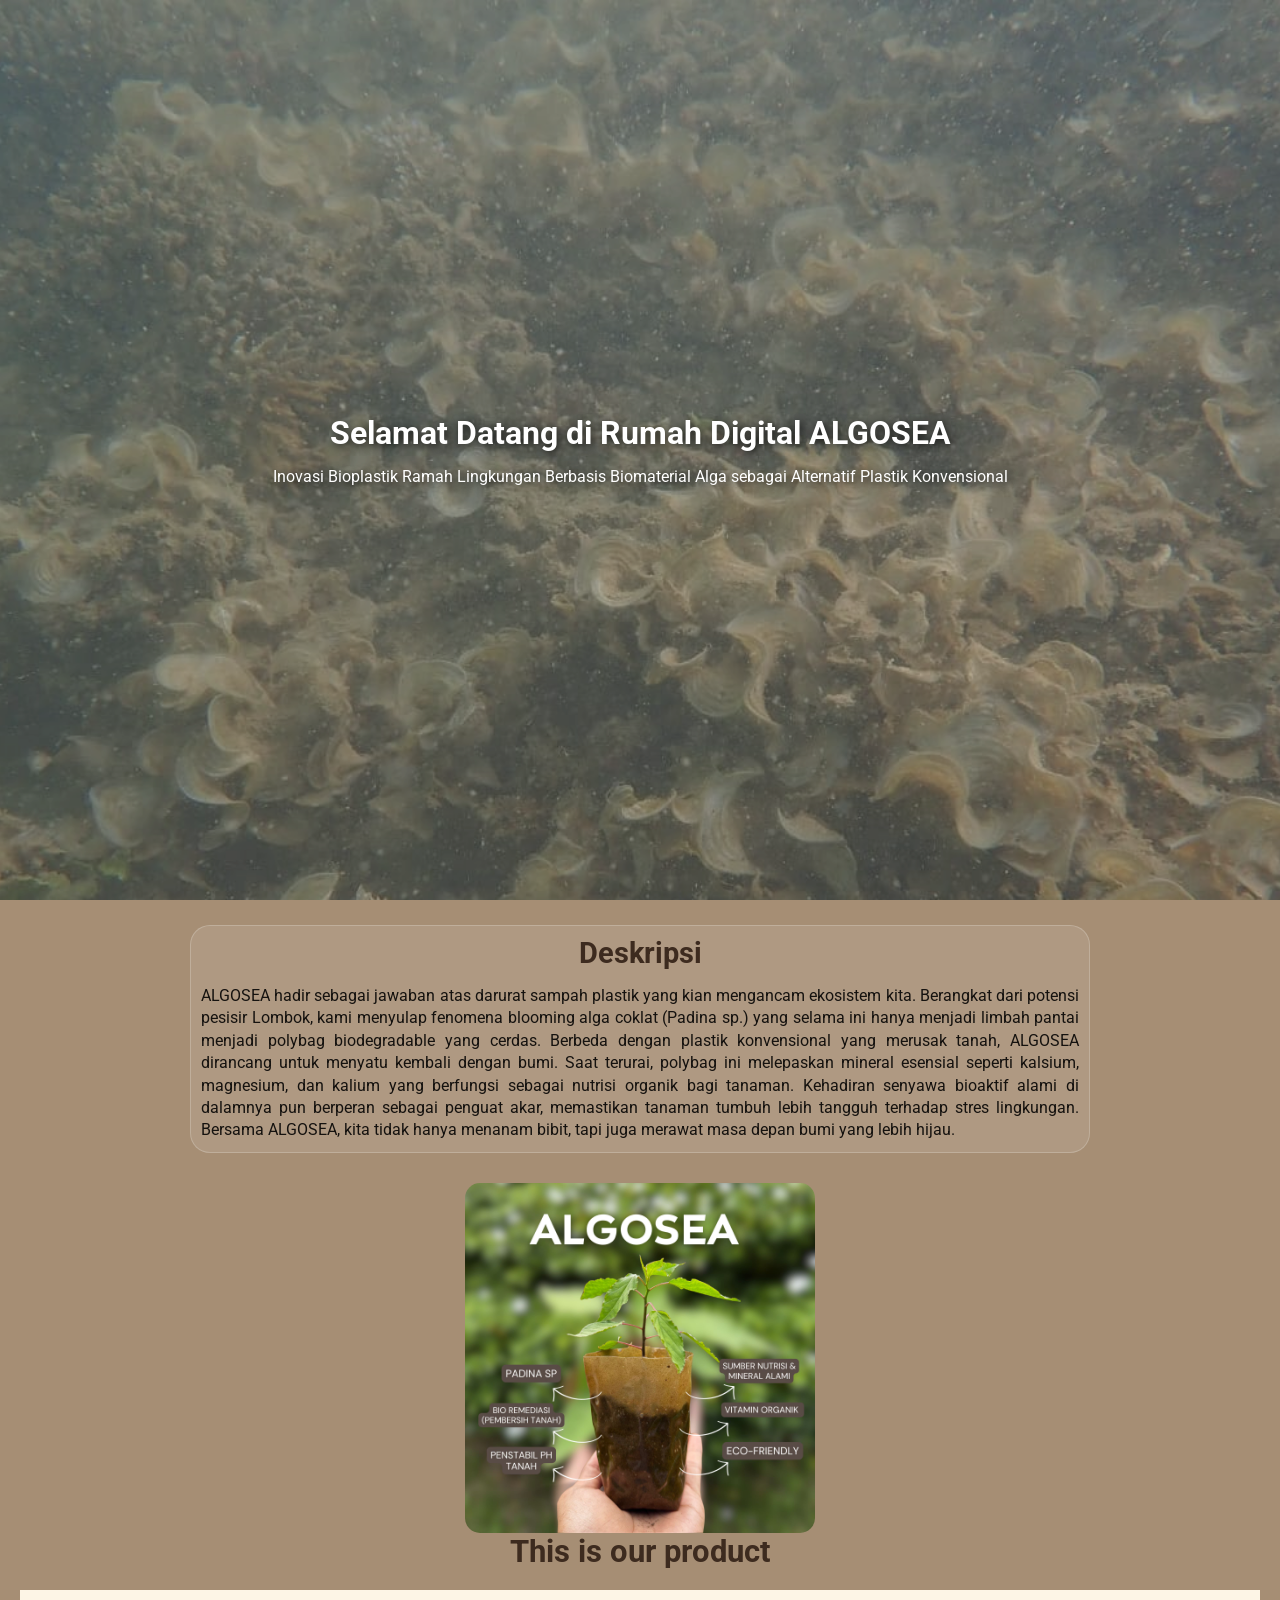
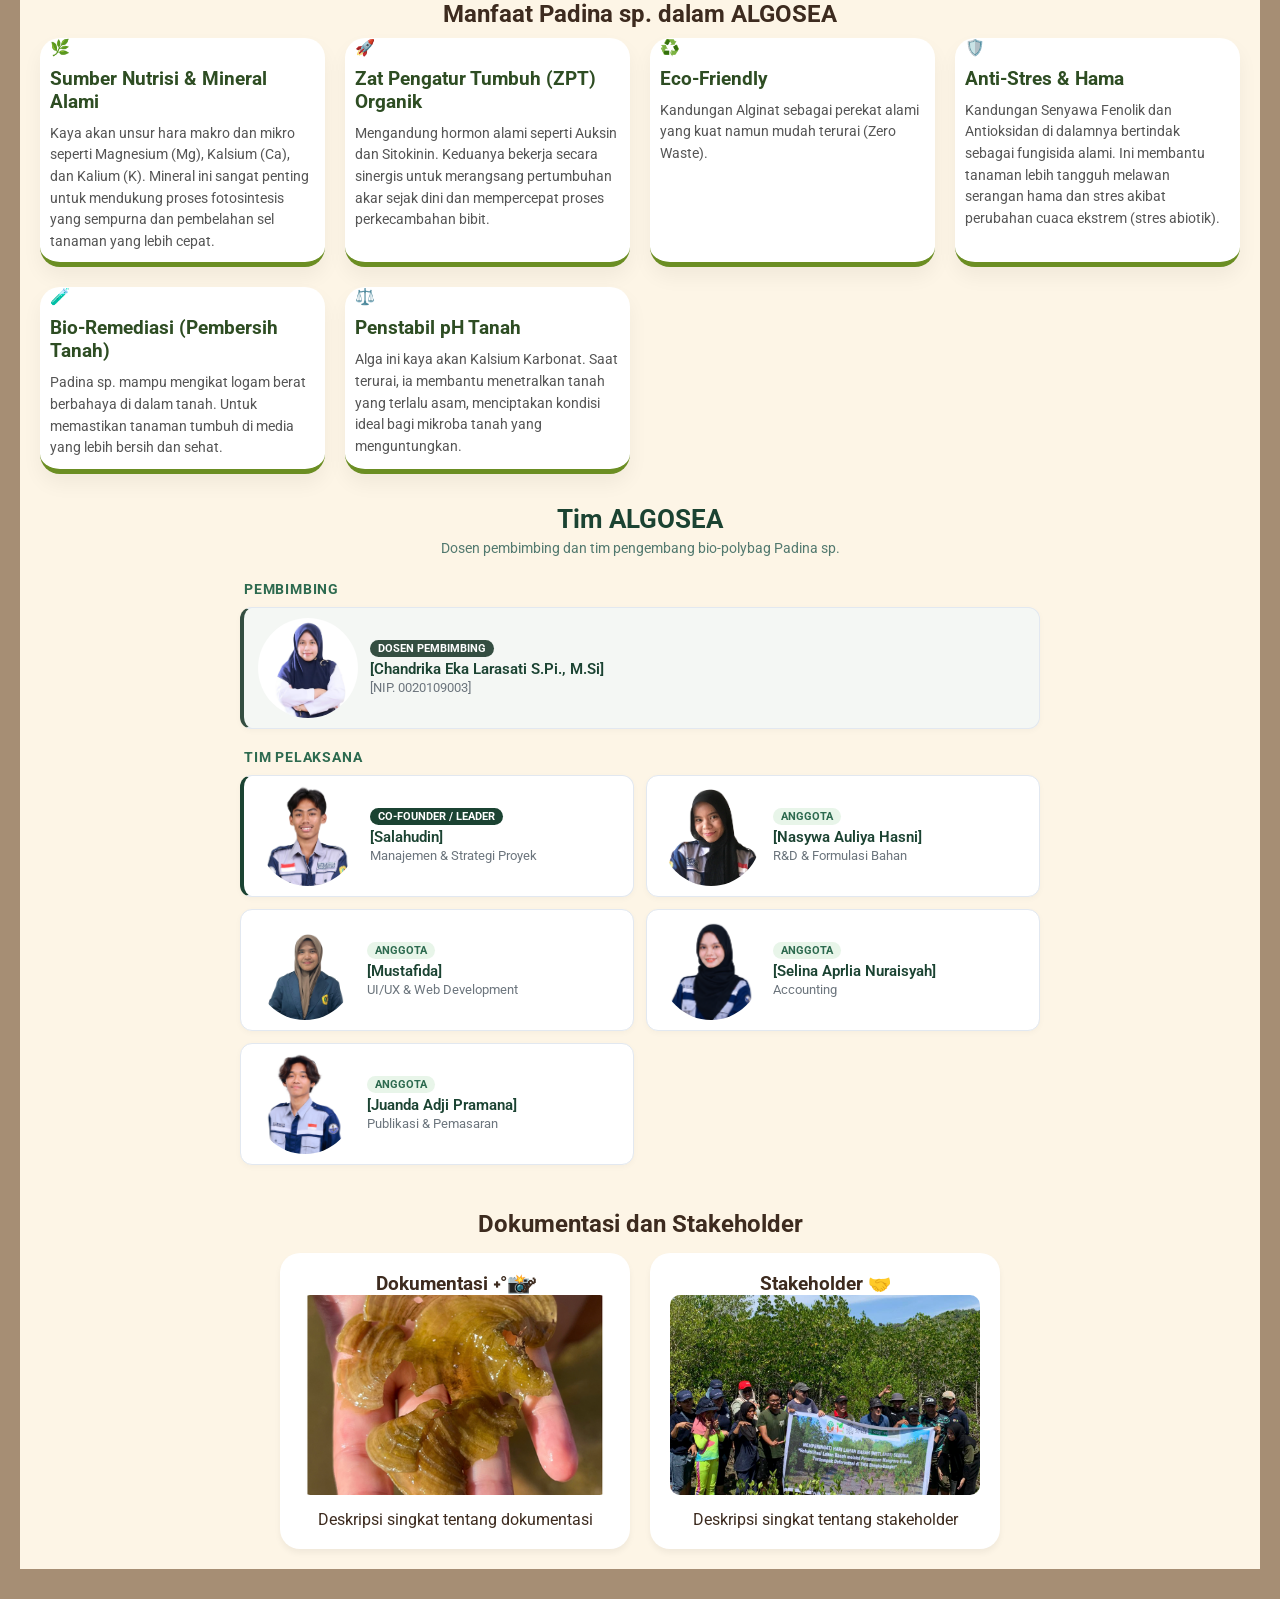
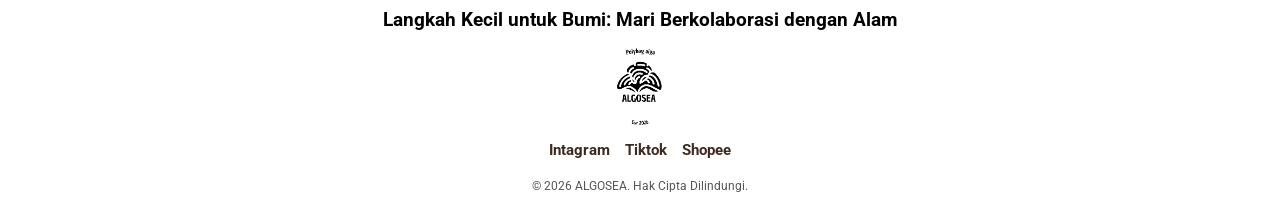
<file: index.html>
<html>
    <title>Rumah Digital ALGOSEA</title>
    <meta charset="UTF-8"> <meta name="viewport" content="width=device-width, initial-scale=1.0">
    <link href="https://fonts.googleapis.com/css2?family=Roboto:wght@300;400;500;700&display=swap" rel="stylesheet">
    <link rel="stylesheet" href="style.css">
    <head>
    </head>
<body>
    <!-- NAVIGATION BAR -->
        <div class="gambar-1">
            <img src="gambar.1.png" class="Gambar-1">
            </div>
        <div class="text">
        <h1>Selamat Datang di Rumah Digital ALGOSEA</h1>
        <p1>Inovasi Bioplastik Ramah Lingkungan Berbasis Biomaterial Alga sebagai Alternatif Plastik Konvensional</p1>
        </div>
    <!-- NAVIGASI 1 SELESAI -->
    <div class="dasbor">
        <div class="frame">
            <h2>Deskripsi</h2>
                <p>
            ALGOSEA hadir sebagai jawaban atas darurat sampah plastik yang kian mengancam ekosistem kita. Berangkat dari potensi pesisir Lombok, kami menyulap fenomena blooming alga coklat (Padina sp.) yang selama ini hanya menjadi limbah pantai menjadi polybag biodegradable yang cerdas.
            Berbeda dengan plastik konvensional yang merusak tanah, ALGOSEA dirancang untuk menyatu kembali dengan bumi. Saat terurai, polybag ini melepaskan mineral esensial seperti kalsium, magnesium, dan kalium yang berfungsi sebagai nutrisi organik bagi tanaman. Kehadiran senyawa bioaktif alami di dalamnya pun berperan sebagai penguat akar, memastikan tanaman tumbuh lebih tangguh terhadap stres lingkungan. Bersama ALGOSEA, kita tidak hanya menanam bibit, tapi juga merawat masa depan bumi yang lebih hijau.
                </p>
        </div>     
    </div>
    <div class="pembuatan">
            <img src="gambar.2.png" class="gambar-2">
        <div class="buat">
            <h2>This is our product</h2>
        </div>
        <section class="manfaat-section">
            <h2 class="title-manfaat">Manfaat Padina sp. dalam ALGOSEA</h2>
            <div class="grid-manfaat">
                <div class="card">
                    <div class="icon">🌿</div>
                    <h3>Sumber Nutrisi & Mineral Alami</h3>
                    <p>Kaya akan unsur hara makro dan mikro seperti Magnesium (Mg), Kalsium (Ca), dan Kalium (K). Mineral ini sangat penting untuk mendukung proses fotosintesis yang sempurna dan pembelahan sel tanaman yang lebih cepat.</p>
                </div>

                <div class="card">
                    <div class="icon">🚀</div>
                    <h3>Zat Pengatur Tumbuh (ZPT) Organik</h3>
                    <p>Mengandung hormon alami seperti Auksin dan Sitokinin. Keduanya bekerja secara sinergis untuk merangsang pertumbuhan akar sejak dini dan mempercepat proses perkecambahan bibit.</p>
                </div>

                <div class="card">
                    <div class="icon">♻️</div>
                    <h3>Eco-Friendly</h3>
                    <p>Kandungan Alginat sebagai perekat alami yang kuat namun mudah terurai (Zero Waste).</p>
                </div>

                <div class="card">
                    <div class="icon">🛡️</div>
                    <h3>Anti-Stres & Hama</h3>
                    <p>Kandungan Senyawa Fenolik dan Antioksidan di dalamnya bertindak sebagai fungisida alami. Ini membantu tanaman lebih tangguh melawan serangan hama dan stres akibat perubahan cuaca ekstrem (stres abiotik).</p>
                </div>

                <div class="card">
                    <div class="icon">🧪</div>
                    <h3>Bio-Remediasi (Pembersih Tanah)</h3>
                    <p>Padina sp. mampu mengikat logam berat berbahaya di dalam tanah. Untuk memastikan tanaman tumbuh di media yang lebih bersih dan sehat.</p>
                </div>

                <div class="card">
                    <div class="icon">⚖️</div>
                    <h3>Penstabil pH Tanah</h3>
                    <p>Alga ini kaya akan Kalsium Karbonat. Saat terurai, ia membantu menetralkan tanah yang terlalu asam, menciptakan kondisi ideal bagi mikroba tanah yang menguntungkan.</p>
                </div>
        </section>

        <!-- ================= TEAM SECTION (COMPACT) ================= -->
        <section id="team" class="team-section">
        <div class="container">
            <div class="section-title">
            <h2>Tim ALGOSEA</h2>
            <p>Dosen pembimbing dan tim pengembang bio-polybag Padina sp.</p>
            </div>

            <div class="team-group">
            <h3 class="group-label">Pembimbing</h3>
            <div class="compact-card advisor-card">
                <img src="src/buchan.png" alt="Dosen Pembimbing" class="compact-avatar">
                <div class="compact-info">
                <span class="compact-badge advisor-bg">Dosen Pembimbing</span>
                <h4>[Chandrika Eka Larasati S.Pi., M.Si]</h4>
                <p>[NIP. 0020109003]</p>
                </div>
            </div>
            </div>

            <div class="team-group">
            <h3 class="group-label">Tim Pelaksana</h3>
            <div class="team-grid">

                <div class="compact-card lead-card">
                <img src="src/sala.png" alt="Co-Founder" class="compact-avatar">
                <div class="compact-info">
                    <span class="compact-badge lead-bg">Co-Founder / Leader</span>
                    <h4>[Salahudin]</h4>
                    <p>Manajemen &amp; Strategi Proyek</p>
                </div>
                </div>

                <div class="compact-card">
                <img src="src/nasywa.png" alt="Anggota 1" class="compact-avatar">
                <div class="compact-info">
                    <span class="compact-badge">Anggota</span>
                    <h4>[Nasywa Auliya Hasni]</h4>
                    <p>R&amp;D &amp; Formulasi Bahan</p>
                </div>
                </div>

                <div class="compact-card">
                <img src="src/firda.png" alt="Anggota 2" class="compact-avatar">
                <div class="compact-info">
                    <span class="compact-badge">Anggota</span>
                    <h4>[Mustafida]</h4>
                    <p>UI/UX &amp; Web Development</p>
                </div>
                </div>

                <div class="compact-card">
                <img src="src/seli.png" alt="Anggota 3" class="compact-avatar">
                <div class="compact-info">
                    <span class="compact-badge">Anggota</span>
                    <h4>[Selina Aprlia Nuraisyah]</h4>
                    <p>Accounting</p>
                </div>
                </div>

                <div class="compact-card">
                <img src="src/juan.png" alt="Anggota 4" class="compact-avatar">
                <div class="compact-info">
                    <span class="compact-badge">Anggota</span>
                    <h4>[Juanda Adji Pramana]</h4>
                    <p>Publikasi &amp; Pemasaran</p>
                </div>
                </div>

            </div>
            </div>

        </div>
        </section>
                <section class="manfaat-section">
                    <div class="dokumentasi">
                        <h2 style="padding-top: 15px; padding-bottom: 15px;">Dokumentasi dan Stakeholder</h2>
                        <div style="display: flex; justify-content: center; gap: 20px; flex-wrap: wrap; width: 100%;">
                        <div class="card_satu">
                            <h3>Dokumentasi ˖°📸 ༘</h3>
                            <a href="dokumentasi.html">
                                <img src="src/alga.png  " alt="Dokumentasi" style="width: 100%; height: 200px; object-fit: cover; border-radius: 10px; margin-bottom: 15px; cursor: pointer;">
                            </a>
                            <p>Deskripsi singkat tentang dokumentasi</p>
                        </div>
                        <div class="card_satu">
                            <h3>Stakeholder 🤝</h3>
                            <a href="Stakeholder.html">
                                <img src="src/stackholer.jpeg" alt="Stakeholder" style="width: 100%; height: 200px; object-fit: cover; border-radius: 10px; margin-bottom: 15px; cursor: pointer;">
                            </a>
                            <p>Deskripsi singkat tentang stakeholder</p>
                        </div>
                    </div>
                </section>
            </div>
        <footer class="footer">
            <div class="pembuatan-1">
                <h3>Langkah Kecil untuk Bumi: Mari Berkolaborasi dengan Alam</h3>
                    <img src="logo-algosea.png" class="icon-logo">
                <div class="link">
                    <a href="https://www.instagram.com/algosea_unram?vrfl=MWxuamIxb2FzdG5mZg==">Intagram</a>
                    <a href="https://www.tiktok.com/@algosea.unram?_r=1&_t=ZS-9AehF1xra1V">Tiktok</a>
                    <a href="https://www.shopee.co.id/algosea">Shopee</a>
                </div>
            </div>
            <div class="copiright">
                <p>&copy; 2026 ALGOSEA. Hak Cipta Dilindungi.</p>
            </div>
        </footer>   
    </body>
</html>
</file>
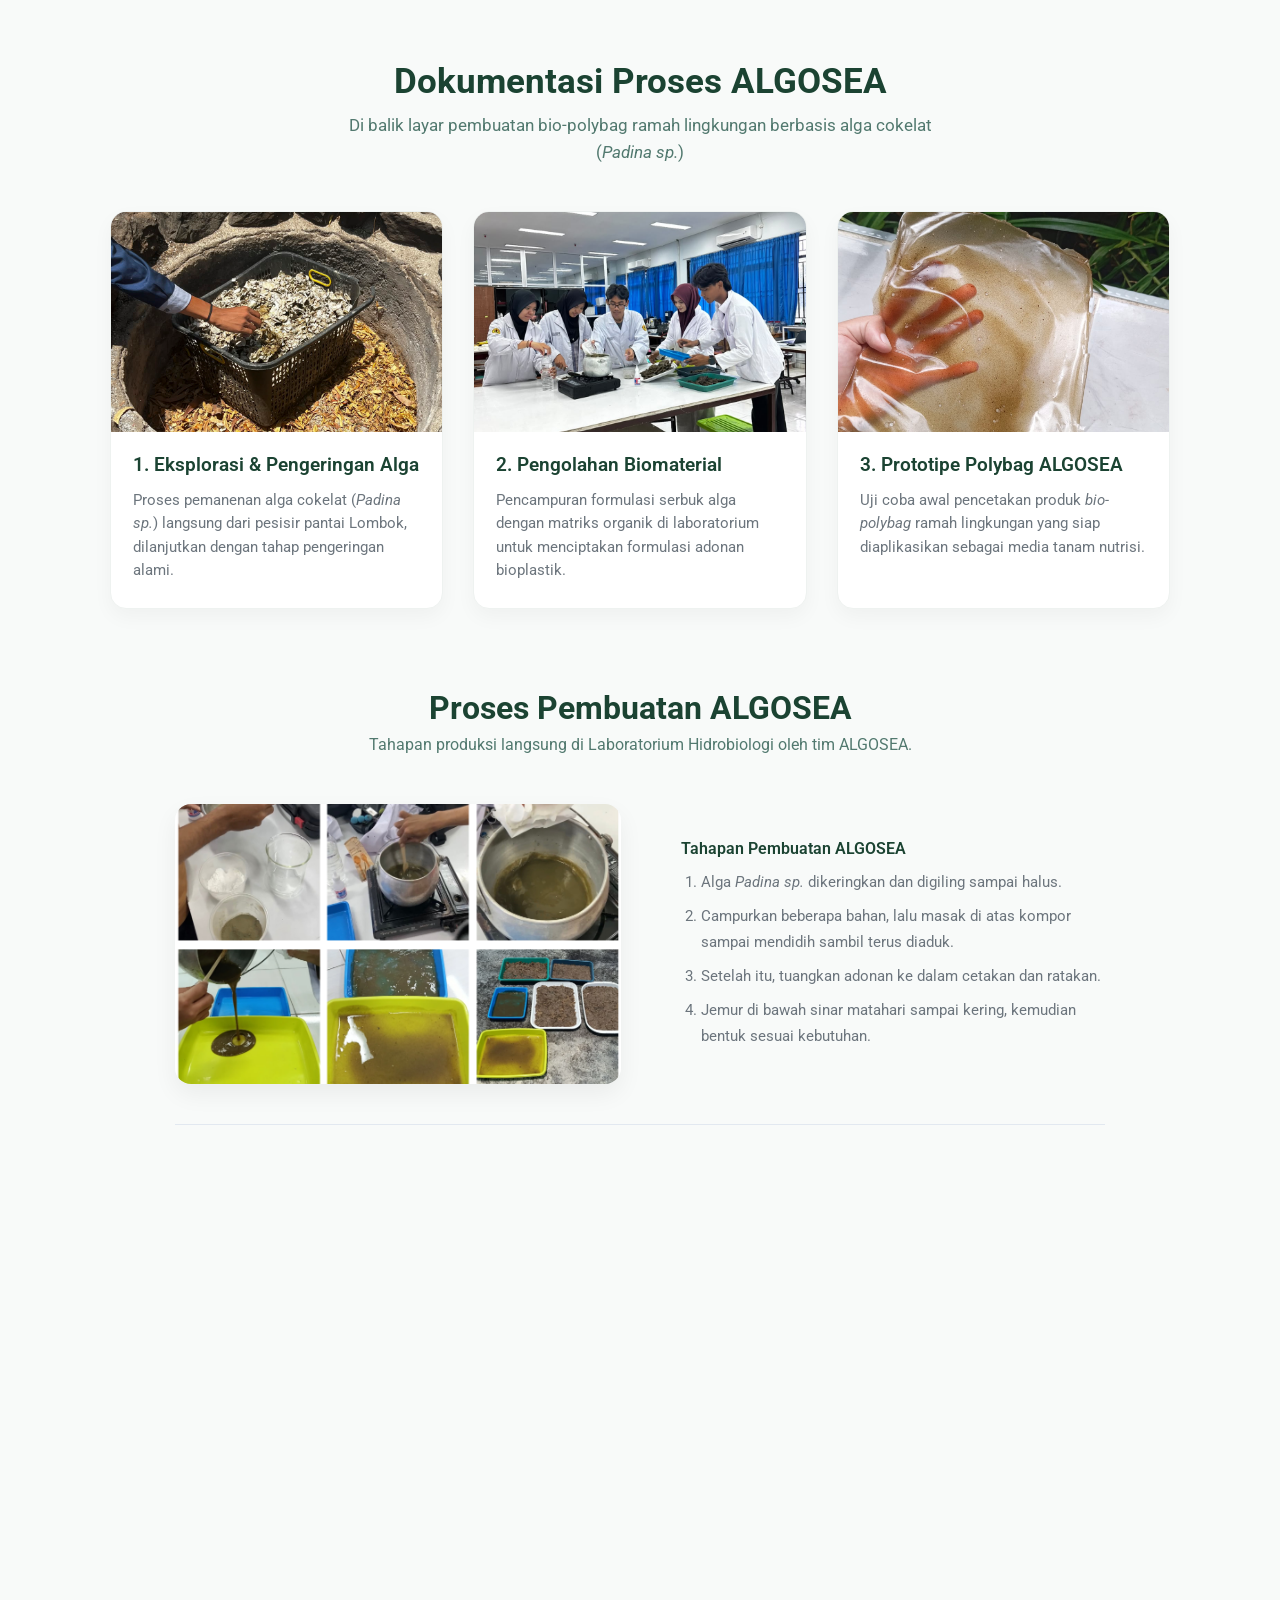
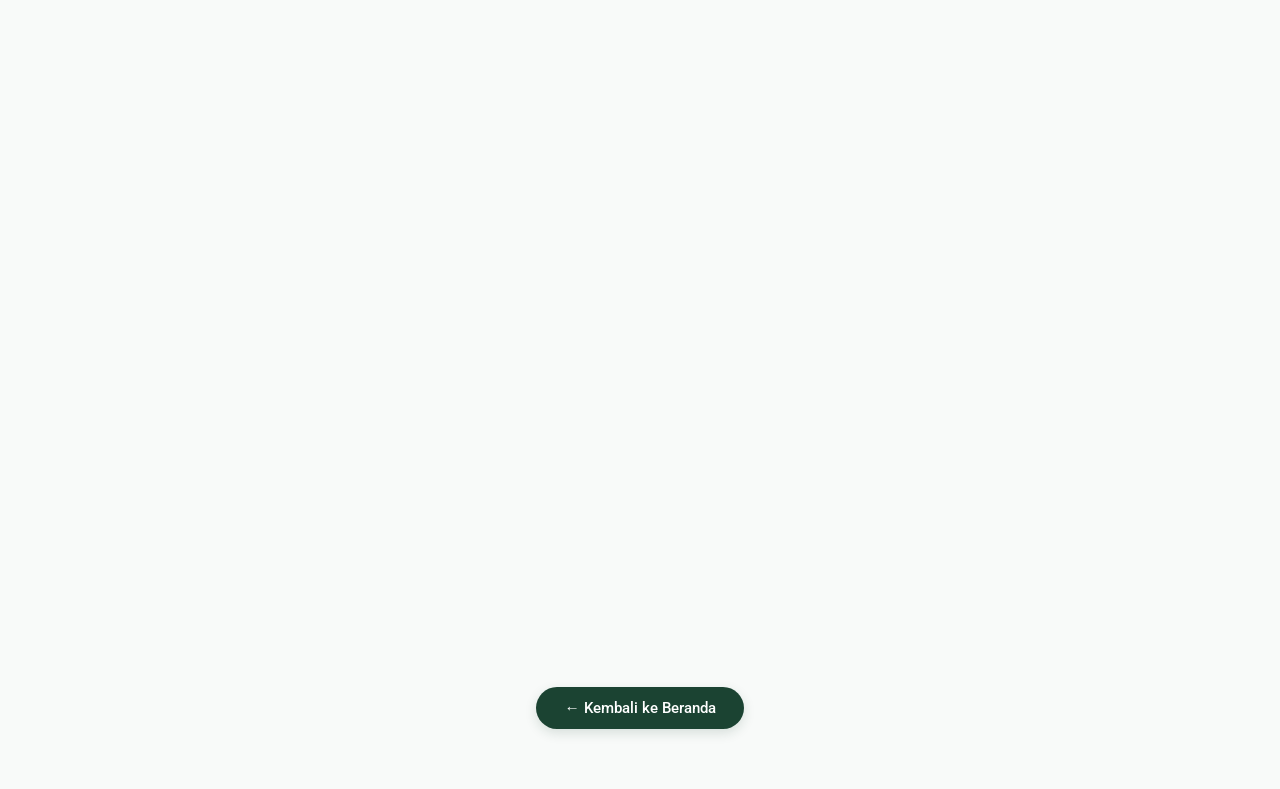
<file: dokumentasi.html>
<!DOCTYPE html>
<html lang="id">
<head>
    <meta charset="UTF-8">
    <meta name="viewport" content="width=device-width, initial-scale=1.0">
    <title>Dokumentasi ALGOSEA</title>
    <link href="https://fonts.googleapis.com/css2?family=Roboto:wght@300;400;500;700&display=swap" rel="stylesheet">
    <link rel="stylesheet" href="style.css">
    <style>
        body {
            font-family: 'Roboto', sans-serif;
            background-color: #f8faf9;
            color: #2b2b2b;
            margin: 0;
            padding: 0;
        }

        .doc-section {
            padding: 60px 20px;
            max-width: 1100px;
            margin: 0 auto;
        }

        .doc-header {
            text-align: center;
            margin-bottom: 45px;
        }

        .doc-header h1 {
            font-size: 2.2rem;
            color: #1b4332;
            margin-bottom: 10px;
            font-weight: 700;
        }

        .doc-header p {
            color: #52796f;
            font-size: 1.05rem;
            max-width: 600px;
            margin: 0 auto;
            line-height: 1.6;
        }

        .doc-grid {
            display: grid;
            grid-template-columns: repeat(auto-fit, minmax(280px, 1fr));
            gap: 30px;
        }

        .doc-card {
            background: #ffffff;
            border-radius: 16px;
            overflow: hidden;
            box-shadow: 0 8px 20px rgba(0, 0, 0, 0.04);
            transition: transform 0.3s ease, box-shadow 0.3s ease;
            display: flex;
            flex-direction: column;
            border: 1px solid #eef2f0;
        }

        .doc-card:hover {
            transform: translateY(-6px);
            box-shadow: 0 14px 28px rgba(27, 67, 50, 0.12);
        }

        .doc-img-wrapper {
            position: relative;
            width: 100%;
            height: 220px;
            overflow: hidden;
            background-color: #e8f5e9;
        }

        .doc-img-wrapper img {
            width: 100%;
            height: 100%;
            object-fit: cover;
            transition: transform 0.4s ease;
        }

        .doc-card:hover .doc-img-wrapper img {
            transform: scale(1.06);
        }

        .doc-content {
            padding: 20px 22px 25px;
            display: flex;
            flex-direction: column;
            flex-grow: 1;
        }

        .doc-content h3 {
            font-size: 1.2rem;
            color: #1b4332;
            margin: 0 0 10px 0;
            font-weight: 600;
            line-height: 1.4;
        }

        .doc-content p {
            font-size: 0.92rem;
            color: #6c757d;
            margin: 0;
            line-height: 1.6;
        }

        /* ================= PROSES PEMBUATAN CLEAN ZIG-ZAG ================= */
        .process-section-clean {
            max-width: 950px;
            margin: 80px auto 40px auto;
            padding: 0 10px;
        }

        .process-title-clean {
            text-align: center;
            margin-bottom: 50px;
        }

        .process-title-clean h2 {
            font-size: 2rem;
            color: #1b4332;
            margin-bottom: 8px;
            font-weight: 700;
        }

        .process-title-clean p {
            color: #52796f;
            font-size: 1rem;
        }

        .process-clean-list {
            display: flex;
            flex-direction: column;
            gap: 60px;
        }

        .process-clean-row {
            display: flex;
            flex-direction: column;
            align-items: center;
            gap: 25px;
            padding-bottom: 40px;
            border-bottom: 1px solid #e2e8f0;
        }

        .process-clean-row:last-child {
            border-bottom: none;
            padding-bottom: 0;
        }

        .process-clean-img {
            width: 100%;
            max-width: 400px;
            height: 250px;
            border-radius: 16px;
            object-fit: cover;
            box-shadow: 0 10px 25px rgba(0, 0, 0, 0.06);
            transition: transform 0.4s ease, box-shadow 0.4s ease;
            flex-shrink: 0;
        }

        .process-clean-row:hover .process-clean-img {
            transform: translateY(-4px);
            box-shadow: 0 14px 30px rgba(27, 67, 50, 0.12);
        }

        .process-clean-text {
            width: 100%;
            max-width: 450px;
        }

        .process-clean-text h4 {
            font-size: 1rem;
            color: #1b4332;
            margin: 0 0 10px 0;
            font-weight: 600;
            line-height: 1.4;
        }

        .process-clean-text p {
            font-size: 0.95rem;
            color: #6c757d;
            margin: 0;
            line-height: 1.6;
        }

        /* Tata letak khusus Laptop (Desktop) */
        @media (min-width: 768px) {
            .process-clean-row {
                flex-direction: row;
                justify-content: space-between;
                align-items: center;
                gap: 60px;
            }

            .process-clean-img {
                width: 48%;
                max-width: none;
                height: 280px;
            }

            .process-clean-text {
                width: 48%;
                max-width: none;
                text-align: left;
            }

            /* Selang-seling (Zig-Zag) */
            .process-clean-row:nth-child(even) {
                flex-direction: row-reverse;
            }

            .process-clean-row:nth-child(even) .process-clean-text {
                text-align: right;
            }
        }

        /* Tombol Kembali */
        .nav-back {
            text-align: center;
            margin-top: 60px;
        }

        .btn-back {
            display: inline-flex;
            align-items: center;
            gap: 8px;
            background-color: #1b4332;
            color: #ffffff;
            padding: 12px 28px;
            border-radius: 30px;
            text-decoration: none;
            font-weight: 500;
            font-size: 0.95rem;
            transition: background-color 0.2s ease, transform 0.2s ease;
            box-shadow: 0 4px 12px rgba(27, 67, 50, 0.15);
        }

        .btn-back:hover {
            background-color: #2d6a4f;
            transform: translateY(-2px);
        }

        /* Animasi Scroll Dua Arah */
        .scroll-animate {
            opacity: 0;
            transform: translateY(35px);
            transition: opacity 0.7s cubic-bezier(0.25, 1, 0.5, 1), transform 0.7s cubic-bezier(0.25, 1, 0.5, 1);
        }

        .scroll-animate.is-visible {
            opacity: 1;
            transform: translateY(0);
        }

        @media (max-width: 600px) {
            .doc-section {
                padding: 40px 16px;
            }

            .doc-header h1, .process-title-clean h2 {
                font-size: 1.75rem;
            }

            .doc-header p, .process-title-clean p {
                font-size: 0.95rem;
            }

            .doc-grid {
                gap: 20px;
            }

            .doc-img-wrapper {
                height: 190px;
            }

            .process-clean-img {
                height: 200px;
            }
        }
    </style>
</head>
<body>

    <main class="doc-section">

        <header class="doc-header">
            <h1>Dokumentasi Proses ALGOSEA</h1>
            <p>Di balik layar pembuatan bio-polybag ramah lingkungan berbasis alga cokelat (<em>Padina sp.</em>)</p>
        </header>

        <div class="doc-grid">

            <article class="doc-card">
                <div class="doc-img-wrapper">
                    <img src="src/proseskering.jpeg" alt="Eksplorasi dan Pemanenan Alga">
                </div>
                <div class="doc-content">
                    <h3>1. Eksplorasi &amp; Pengeringan Alga</h3>
                    <p>Proses pemanenan alga cokelat (<em>Padina sp.</em>) langsung dari pesisir pantai Lombok, dilanjutkan dengan tahap pengeringan alami.</p>
                </div>
            </article>

            <article class="doc-card">
                <div class="doc-img-wrapper">
                    <img src="src/bersama.jpeg" alt="Pengolahan Biomaterial">
                </div>
                <div class="doc-content">
                    <h3>2. Pengolahan Biomaterial</h3>
                    <p>Pencampuran formulasi serbuk alga dengan matriks organik di laboratorium untuk menciptakan formulasi adonan bioplastik.</p>
                </div>
            </article>

            <article class="doc-card">
                <div class="doc-img-wrapper">
                    <img src="src/prosescoba.jpeg" alt="Percobaan Produk Polybag">
                </div>
                <div class="doc-content">
                    <h3>3. Prototipe Polybag ALGOSEA</h3>
                    <p>Uji coba awal pencetakan produk <em>bio-polybag</em> ramah lingkungan yang siap diaplikasikan sebagai media tanam nutrisi.</p>
                </div>
            </article>

        </div>

        <section class="process-section-clean">

            <div class="process-title-clean scroll-animate">
                <h2>Proses Pembuatan ALGOSEA</h2>
                <p>Tahapan produksi langsung di Laboratorium Hidrobiologi oleh tim ALGOSEA.</p>
            </div>

            <div class="process-clean-list">

                <div class="process-clean-row scroll-animate">
                    <img src="src/prosespembuatan.png" alt="Proses Pembuatan ALGOSEA" class="process-clean-img">
                    <div class="process-clean-text">
                        <h4>Tahapan Pembuatan ALGOSEA</h4>
                        <ol style="margin: 0; padding-left: 20px; line-height: 1.7; color: #6c757d; font-size: 0.95rem;">
                            <li style="margin-bottom: 8px;">Alga <em>Padina sp.</em> dikeringkan dan digiling sampai halus.</li>
                            <li style="margin-bottom: 8px;">Campurkan beberapa bahan, lalu masak di atas kompor sampai mendidih sambil terus diaduk.</li>
                            <li style="margin-bottom: 8px;">Setelah itu, tuangkan adonan ke dalam cetakan dan ratakan.</li>
                            <li>Jemur di bawah sinar matahari sampai kering, kemudian bentuk sesuai kebutuhan.</li>
                        </ol>
                    </div>
                </div>

                <div class="process-clean-row scroll-animate">
                    <img src="src/percobaan2.jpeg" alt="Beberapa Percobaan ALGOSEA" class="process-clean-img">
                    <div class="process-clean-text">
                        <h4>Beberapa Percobaan</h4>
                        <p>Kami melakukan beberapa kali percobaan secara berkala untuk mendapatkan hasil produk yang paling optimal.</p>
                    </div>
                </div>

                <div class="process-clean-row scroll-animate">
                    <img src="src/ketemumentor.png" alt="Pencetakan Prototipe" class="process-clean-img">
                    <div class="process-clean-text">
                        <h4>Diskusi dengan Dosen Pembimbing</h4>
                        <p>Sesi bimbingan, evaluasi progres, dan konsultasi bersama dosen pembimbing terkait penyempurnaan kualitas inovasi <em>bio-polybag</em> ALGOSEA.</p>
                    </div>
                </div>

                <div class="process-clean-row scroll-animate">
                    <img src="src/diskusianggota.png" alt="Beberapa Percobaan ALGOSEA" class="process-clean-img">
                    <div class="process-clean-text">
                        <h4>Diskusi dengan Anggota Team</h4>
                        <p>Sesi koordinasi dan tukar pikiran antar anggota tim untuk mematangkan strategi, pembagian tugas, serta evaluasi perkembangan proyek ALGOSEA.</p>
                    </div>
                </div>

            </div>

        </section>

        <!-- Navigation Back Button -->
        <div class="nav-back">
            <a href="index.html" class="btn-back">
                &larr; Kembali ke Beranda
            </a>
        </div>

    </main>

    <script>
        document.addEventListener("DOMContentLoaded", function () {
            const animateElements = document.querySelectorAll('.scroll-animate');

            const observer = new IntersectionObserver((entries) => {
                entries.forEach(entry => {
                    if (entry.isIntersecting) {
                        entry.target.classList.add('is-visible');
                    } else {
                        entry.target.classList.remove('is-visible');
                    }
                });
            }, {
                root: null,
                threshold: 0.15
            });

            animateElements.forEach(el => observer.observe(el));
        });
    </script>
</body>
</html>
</file>
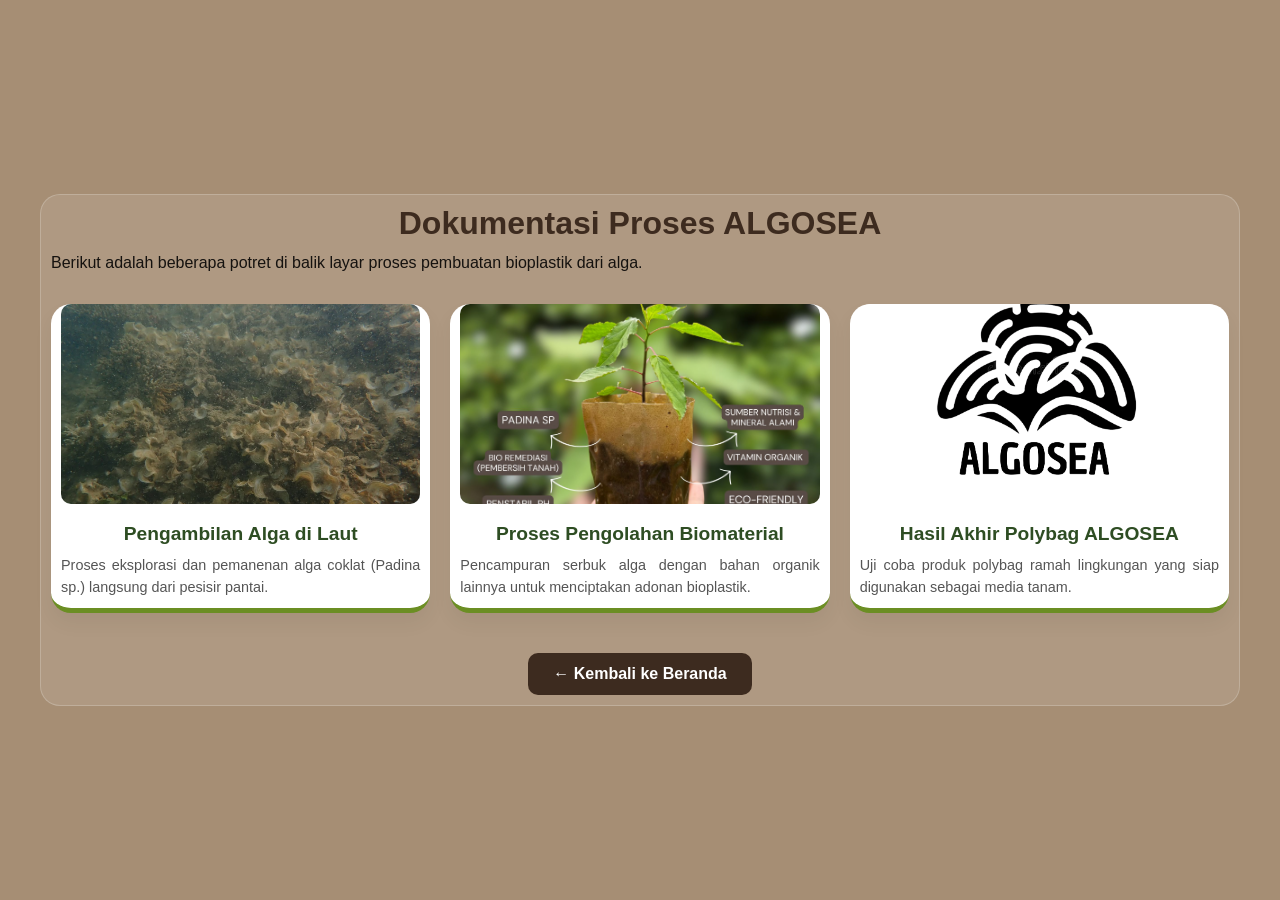
<file: dokumetasi.html>
<!DOCTYPE html>
<html lang="id">
<head>
    <meta charset="UTF-8">
    <meta name="viewport" content="width=device-width, initial-scale=1.0">
    <title>Dokumentasi ALGOSEA</title>
    <link rel="stylesheet" href="style.css">
</head>
<body>
    <div class="dasbor" style="min-height: 100vh; flex-direction: column; padding: 40px 20px;">
        <div class="frame" style="max-width: 1200px; width: 100%;">
            
            <!-- Bagian Judul Utama -->
            <h2 style="font-size: 2rem; color: #3d2b1f; margin-bottom: 10px;">Dokumentasi Proses ALGOSEA</h2>
            <p style="color: #15120f; margin-bottom: 30px;">Berikut adalah beberapa potret di balik layar proses pembuatan bioplastik dari alga.</p>
            
            <!-- Grid Kartu Foto Dokumentasi -->
            <div class="grid-manfaat">
                
                <!-- Kartu Foto 1 -->
                <div class="card">
                    <img src="gambar.1.png" style="width: 100%; height: 200px; object-fit: cover; border-radius: 10px; margin-bottom: 15px;">
                    <h3>Pengambilan Alga di Laut</h3>
                    <p>Proses eksplorasi dan pemanenan alga coklat (Padina sp.) langsung dari pesisir pantai.</p>
                </div>

                <!-- Kartu Foto 2 -->
                <div class="card">
                    <img src="gambar.2.png" style="width: 100%; height: 200px; object-fit: cover; border-radius: 10px; margin-bottom: 15px;">
                    <h3>Proses Pengolahan Biomaterial</h3>
                    <p>Pencampuran serbuk alga dengan bahan organik lainnya untuk menciptakan adonan bioplastik.</p>
                </div>

                <!-- Kartu Foto 3 -->
                <div class="card">
                    <img src="logo-algosea.png" style="width: 100%; height: 200px; object-fit: cover; border-radius: 10px; margin-bottom: 15px;">
                    <h3>Hasil Akhir Polybag ALGOSEA</h3>
                    <p>Uji coba produk polybag ramah lingkungan yang siap digunakan sebagai media tanam.</p>
                </div>

            </div>

            <!-- Tombol Kembali ke Beranda (Hanya 1 yang dipakai agar rapi) -->
            <div style="text-align: center; margin-top: 40px;">
                <a href="index.html" style="display: inline-block; background-color: #3d2b1f; color: #fff; padding: 12px 25px; border-radius: 10px; text-decoration: none; font-weight: bold;">&larr; Kembali ke Beranda</a>
            </div>

        </div>
    </div>
</body>
</html>
</file>
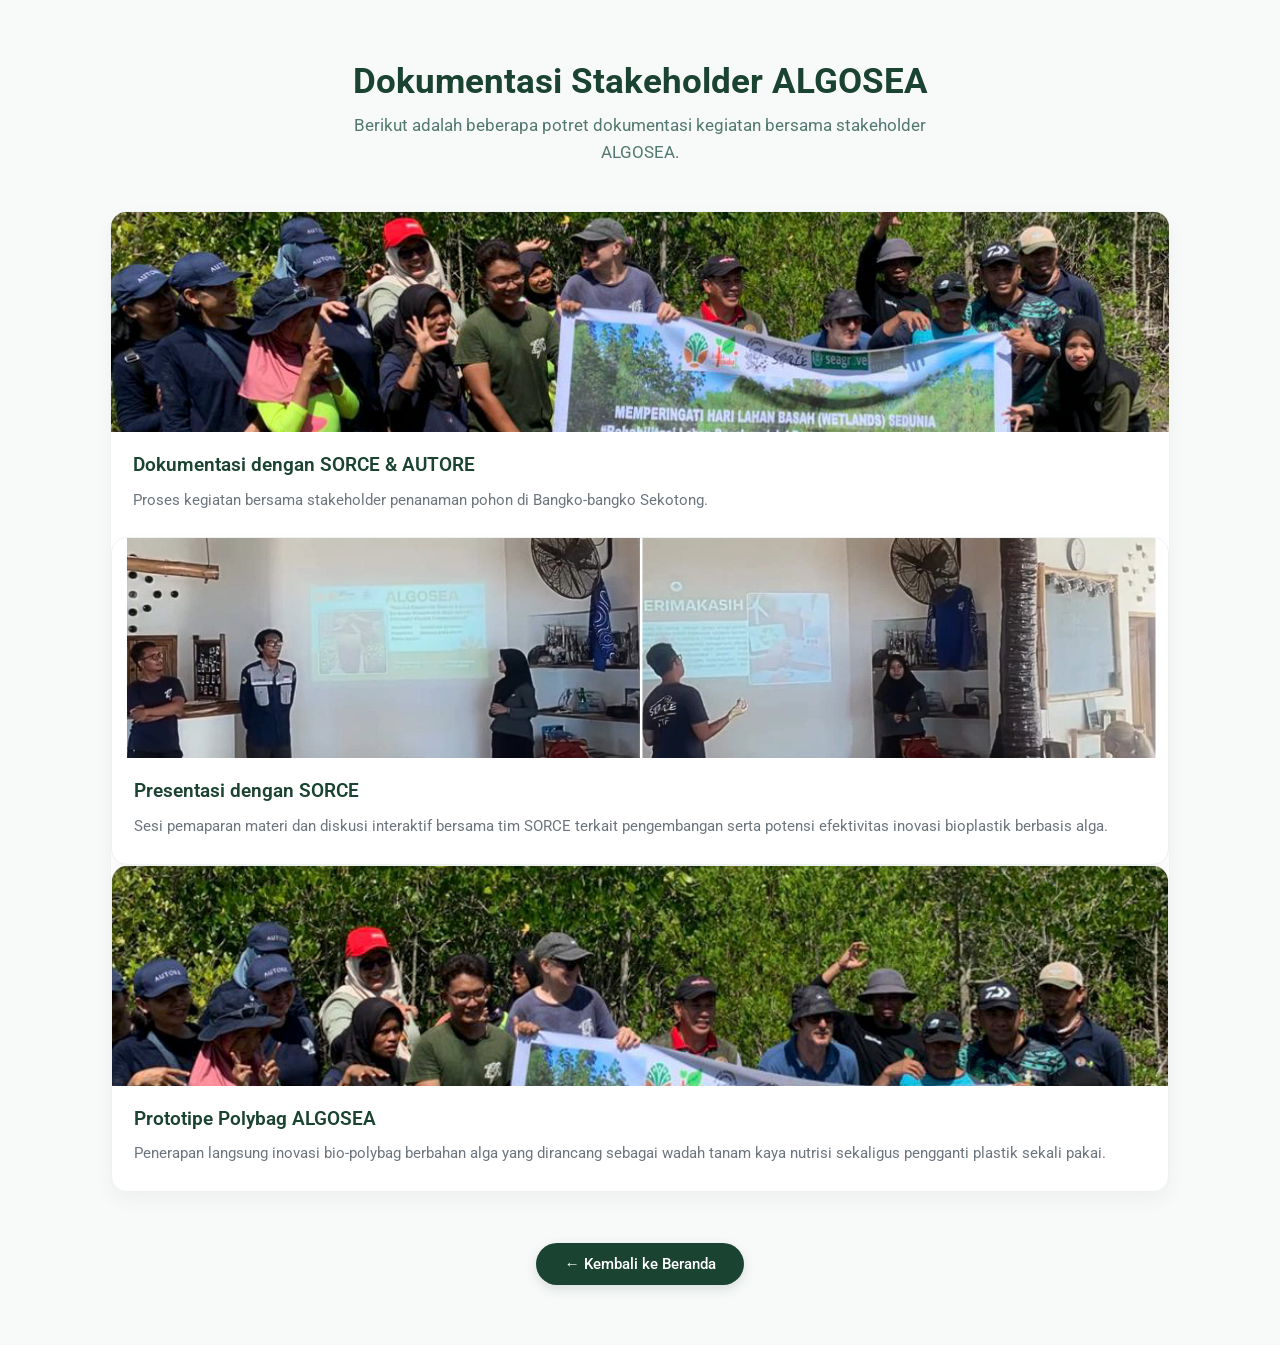
<file: Stakeholder.html>
<!DOCTYPE html>
<html lang="id">
<head>
    <meta charset="UTF-8">
    <meta name="viewport" content="width=device-width, initial-scale=1.0">
    <title>Stackholer ALGOSEA</title>
    <link href="https://fonts.googleapis.com/css2?family=Roboto:wght@300;400;500;700&display=swap" rel="stylesheet">
    <link rel="stylesheet" href="style.css">
    <style>
        body {
            font-family: 'Roboto', sans-serif;
            background-color: #f8faf9;
            color: #2b2b2b;
            margin: 0;
            padding: 0;
        }

        .doc-section {
            padding: 60px 20px;
            max-width: 1100px;
            margin: 0 auto;
        }

        .doc-header {
            text-align: center;
            margin-bottom: 45px;
        }

        .doc-header h1 {
            font-size: 2.2rem;
            color: #1b4332; 
            margin-bottom: 10px;
            font-weight: 700;
        }

        .doc-header p {
            color: #52796f;
            font-size: 1.05rem;
            max-width: 600px;
            margin: 0 auto;
            line-height: 1.6;
        }

        .doc-grid {
            display: grid;
            grid-template-columns: repeat(auto-fit, minmax(280px, 1fr));
            gap: 30px;
        }

        .doc-card {
            background: #ffffff;
            border-radius: 16px;
            overflow: hidden;
            box-shadow: 0 8px 20px rgba(0, 0, 0, 0.04);
            transition: transform 0.3s ease, box-shadow 0.3s ease;
            display: flex;
            flex-direction: column;
            border: 1px solid #eef2f0;
        }

        .doc-card:hover {
            transform: translateY(-6px);
            box-shadow: 0 14px 28px rgba(27, 67, 50, 0.12);
        }

        .doc-img-wrapper {
            position: relative;
            width: 100%;
            height: 220px;
            overflow: hidden;
            background-color: #e8f5e9;
        }

        .doc-img-wrapper img {
            width: 100%;
            height: 100%;
            object-fit: cover;
            transition: transform 0.4s ease;
        }

        .doc-card:hover .doc-img-wrapper img {
            transform: scale(1.06);
        }

        .doc-content {
            padding: 20px 22px 25px;
            display: flex;
            flex-direction: column;
            flex-grow: 1;
        }

        .doc-content h3 {
            font-size: 1.2rem;
            color: #1b4332;
            margin: 0 0 10px 0;
            font-weight: 600;
            line-height: 1.4;
        }

        .doc-content p {
            font-size: 0.92rem;
            color: #6c757d;
            margin: 0;
            line-height: 1.6;
        }

        /* Tombol Kembali Minimalis */
        .nav-back {
            text-align: center;
            margin-top: 50px;
        }

        .btn-back {
            display: inline-flex;
            align-items: center;
            gap: 8px;
            background-color: #1b4332;
            color: #ffffff;
            padding: 12px 28px;
            border-radius: 30px;
            text-decoration: none;
            font-weight: 500;
            font-size: 0.95rem;
            transition: background-color 0.2s ease, transform 0.2s ease;
            box-shadow: 0 4px 12px rgba(27, 67, 50, 0.15);
        }

        .btn-back:hover {
            background-color: #2d6a4f;
            transform: translateY(-2px);
        }

        /* Adaptasi Layar HP */
        @media (max-width: 600px) {
            .doc-section {
                padding: 40px 16px;
            }
            
            .doc-header h1 {
                font-size: 1.75rem;
            }

            .doc-header p {
                font-size: 0.95rem;
            }

            .doc-grid {
                gap: 20px;
            }

            .doc-img-wrapper {
                height: 190px;
            }
        }
    </style>
</head>
<body>

    <main class="doc-section">

        <header class="doc-header">
            <h1>Dokumentasi Stakeholder ALGOSEA</h1>
            <p>Berikut adalah beberapa potret dokumentasi kegiatan bersama stakeholder ALGOSEA.</p>
        </header>

        <div class="doc-grid">

            <article class="doc-card">
                <div class="doc-img-wrapper">
                    <img src="src/stackholer1.jpeg" alt="Eksplorasi dan Pemanenan Alga">
                </div>
                <div class="doc-content">
                    <h3>Dokumentasi dengan SORCE & AUTORE</h3>
                    <p>Proses kegiatan bersama stakeholder penanaman pohon di Bangko-bangko Sekotong.</p>
                </div>

            <article class="doc-card">
                <div class="doc-img-wrapper">
                    <img src="src/sorce.png" alt="Pengolahan Biomaterial">
                </div>
                <div class="doc-content">
                    <h3>Presentasi dengan SORCE</h3>
                    <p>Sesi pemaparan materi dan diskusi interaktif bersama tim SORCE terkait pengembangan serta potensi efektivitas inovasi bioplastik berbasis alga.</p>
                </div>
            </article>

            <article class="doc-card">
                <div class="doc-img-wrapper">
                    <img src="src/stackholer.jpeg" alt="Percobaan Produk Polybag">
                </div>
                <div class="doc-content">
                    <h3>Prototipe Polybag ALGOSEA</h3>
                    <p>Penerapan langsung inovasi bio-polybag berbahan alga yang dirancang sebagai wadah tanam kaya nutrisi sekaligus pengganti plastik sekali pakai.</p>
                </div>
            </article>

        </div>

        <!-- Navigation Back Button -->
        <div class="nav-back">
            <a href="index.html" class="btn-back">
                &larr; Kembali ke Beranda
            </a>
        </div>

    </main>

</body>
</html>
</file>
<file: style.css>
*,html {
    margin: 0;
    padding: 0;
    box-sizing: border-box;
}

body {
    font-family: 'Roboto', sans-serif;
}

.gambar-1 {
    position: relative;
    width: 100%;
    height: 70vh;
    background-color: #000;
}

.Gambar-1 {
    width: 100%;
    height: 100%;
    object-fit: cover; /* Menghindari gambar gepeng */
    opacity: 0.8; 
}

.text {
    position: absolute; /* Meletakkan teks bebas di atas gambar */
    top: 50% !important;         /* Geser 50% dari atas */
    left: 50% !important;        /* Geser 50% dari kiri */
    transform: translate(-50%, -50%); /* Titik tengah sempurna */   
    color: white;       
    text-align: center;
    width: 90%;         /* Batasi lebar agar tidak mentok ke pinggir layar HP */
    max-width: 800px;
    text-shadow: 2px 2px 8px rgba(0, 0, 0, 0.8);
}

.text h1 {
    font-size: 2rem;   
    margin-bottom: 15px;
}

.text p1 {
    font-size: 1rem;   
    display: block;
    margin: 0 auto;   
}

.dasbor {
    background-color: #A68E74;
    width: 100%;
    min-height: auto;          
    display: flex;             /* Mengaktifkan flexbox */
    justify-content: center;   /* Mengetengahkan secara horizontal */
    align-items: center;       /* Mengetengahkan secara vertikal */
    padding: 25px 20px 0px 20px;
}

.frame {
    background: rgba(255, 255, 255, 0.1); /* Background transparan halus */ 
    border: 1px solid rgba(255, 255, 255, 0.2);
    border-radius: 20px;                 /* Border radius yang lebih modern */  
    max-width: 900px;                    /* Lebar maksimal kotak */
    padding: 10px;                  /* Jarak dalam disesuaikan untuk HP */
    text-align: center;
}

.frame h2 {
    font-size: 1.8rem;                    /* Menyesuaikan ukuran di HP */
    color: #3d2b1f;                     /* Warna teks gelap agar mudah dibaca */
    margin-bottom: 15px;
    font-weight: bold;
}

.frame p {
    font-size: 1rem;
    line-height: 1.4;                    /* Jarak antar baris agar nyaman dibaca */
    color: #15120f;
    text-align: justify;                 /* Teks rata kiri-kanan */
    margin: 0 auto;
}

.pembuatan {
    background-color: #A68E74;
    width: 100%;
    min-height: auto;
    padding: 30px 20px;
}

.buat {
    color: #3d2b1f;
    text-align: center;
    margin-bottom: 20px;
    font-size: 1.3rem;
}

.wrapper-konten {
    display: flex;
    flex-direction: column; /* Ini yang akan membuat list berurutan ke bawah */
    gap: 15px;             /* Memberi jarak antar baris */
    list-style-type: none;  /* Menghilangkan bullet point bawaan */
    padding-left: 0;        /* Menghilangkan padding kiri bawaan ul */
}

.bahan h3 {
    margin-top: 20px;
    margin-bottom: 10px;
    font-weight: bold;
}

.gambar-2 {
    display: block;           
    margin-left: auto;       
    margin-right: auto;     
    width: 100%;              
    max-width: 350px;         /* Batas maksimal ukuran di layar besar */
    height: auto;             /* Tinggi otomatis menyesuaikan agar tidak gepeng */
    border-radius: 15px;      /* Mempercantik sudut gambar */
    object-fit: cover;       
}

/* Container Utama */
.manfaat-section {
    padding: 10px;
    background-color: #fdf5e6; /* Warna krem lembut sesuai tema bumi */
}

.title-manfaat {
    text-align: center;
    color: #3d2b1f;
    margin-bottom: 10px;
    font-size: 1.5rem;          /* Disesuaikan agar muat di layar HP */
}

.grid-manfaat {
    display: grid;
    /* Membuat 3 kolom jika layar lebar, dan otomatis menyesuaikan jika layar kecil */
    grid-template-columns: repeat(auto-fit, minmax(280px, 1fr));
    gap: 20px;
    max-width: 1200px;
    margin: 0 auto;
}

.card {
    background: #ffffff;
    padding: 10px;
    padding-top: 0%;
    border-radius: 20px;
    box-shadow: 0 10px 20px rgba(0,0,0,0.05);
    transition: transform 0.3s ease;
    border-bottom: 5px solid #6b8e23; /* Garis hijau di bawah card */
}

/* Wadah pembungkus flexbox untuk mengatur posisi tengah & bersebelahan */
.wrapper-kartu {
    display: flex;
    justify-content: center; /* Memposisikan kotak agar di tengah */
    align-items: center;     /* Menyelaraskan posisi vertikal */
    gap: 20px;               /* Jarak antar kotak */
    flex-wrap: wrap;         /* Agar otomatis turun ke bawah jika dibuka di HP */
    width: 100%;
    margin: 20px auto;
}

/* Pengaturan ukuran tiap kotak card */
.card_satu {
    background: #ffffff;
    padding: 20px;
    flex: 1;                 /* Membuat ukuran fleksibel */
    min-width: 280px;        /* Lebar minimal agar aman di layar kecil */
    max-width: 350px;        /* Batasi lebar maksimal agar tidak terlalu lebar */
    border-radius: 20px;
    box-shadow: 0 4px 6px rgba(0, 0, 0, 0.05);
    transition: transform 0.3s ease;
    text-align: center;
}

.card_satu:hover {
    transform: translateY(-5px);
}

.card:hover {
    transform: translateY(-5px); 
}

.card .icon {
    margin-bottom: 10px;
}

.card h3 {
    color: #2e4d23;
    margin-bottom: 10px;
    font-size: 1.2rem;
}

.card p {
    color: #555;
    line-height: 1.5;
    font-size: 0.9rem;
}

.footer {
    background-color: #ffffff;
    padding: 10px 10px;
}

.pembuatan-1 {
    font-size: 1rem;
    color: #000000;
    text-align: center;
    border-radius: 10px;
}

.icon-logo {
    width: 80px;
    height: 80px;
    object-fit: cover;
    border-radius: 20px;
    margin: 15px auto;
    display: block;
}

.dokumentasi {
    text-align: center;
    color: #3d2b1f;
    padding: 10px;
    padding-top: 0%;
}

.link {
    display: flex;                    /* untuk mengatur tata letak */
    justify-content: center;        
    flex-wrap: wrap;                  /* Agar link sosial media otomatis turun ke bawah jika layar HP kekecilan */
    gap: 15px;                        /* untuk memberi jarak antar link */
    font-size: 18px;
}

.link a {
    font-family: 'Roboto', sans-serif;
    font-size: 0.95rem;
    color: #3d2b1f;
    font-weight: bold;
    text-decoration: none;           /* Menghilangkan garis bawah */
}

.link a:hover {
    color: #8fa097;
}

.copiright {
    text-align: center;
    margin-top: 20px;
    font-size: 12px;
    color: #555;
}

.team-section {
  padding: 20px 15px;
  background-color: #fdf5e6;
}

.team-section .container {
  max-width: 800px;
  margin: 0 auto;
}

.section-title {
  text-align: center;
  margin-bottom: 24px;
}

.section-title h2 {
  font-size: 1.6rem;
  color: #1b4332;
  margin-bottom: 6px;
}

.section-title p {
  color: #52796f;
  font-size: 0.9rem;
}

.group-label {
  font-size: 0.85rem;
  text-transform: uppercase;
  letter-spacing: 0.8px;
  color: #2d6a4f;
  margin: 20px 0 10px 4px;
  font-weight: 700;
}

.team-grid {
  display: grid;
  grid-template-columns: 1fr;
  gap: 12px;
}

/* Di layar tablet/laptop (min 600px), ganti jadi 2 kolom */
@media (min-width: 600px) {
  .team-grid {
    grid-template-columns: repeat(2, 1fr);
  }
}

.compact-card {
  display: flex;
  align-items: center;
  gap: 12px;
  background: #ffffff;
  padding: 10px 14px;
  border-radius: 12px;
  border: 1px solid #e2e8f0;
  box-shadow: 0 2px 6px rgba(0, 0, 0, 0.03);
  transition: border-color 0.2s ease, transform 0.2s ease;
}

.compact-card:hover {
  border-color: #52b788;
  transform: translateY(-2px);
}

.advisor-card {
  border-left: 4px solid #344e41;
  background: #f4f7f4;
}

.lead-card {
  border-left: 4px solid #1b4332;
}

.compact-avatar {
  width: 100px;
  height: 100px;
  border-radius: 50%;
  object-fit: cover;
  flex-shrink: 0;
  background-color: #e8f5e9;
}

.compact-info {
  display: flex;
  flex-direction: column;
  justify-content: center;
  overflow: hidden;
}

.compact-badge {
  align-self: flex-start;
  font-size: 0.68rem;
  font-weight: 700;
  padding: 2px 8px;
  border-radius: 10px;
  background-color: #e8f5e9;
  color: #2d6a4f;
  margin-bottom: 3px;
  text-transform: uppercase;
}

.advisor-bg {
  background-color: #344e41;
  color: #ffffff;
}

.lead-bg {
  background-color: #1b4332;
  color: #ffffff;
}

.compact-info h4 {
  font-size: 0.95rem;
  color: #1b4332;
  margin: 0;
  font-weight: 600;
  white-space: nowrap;
  overflow: hidden;
  text-overflow: ellipsis;
}

.compact-info p {
  font-size: 0.8rem;
  color: #6c757d;
  margin: 2px 0 0 0;
  white-space: nowrap;
  overflow: hidden;
  text-overflow: ellipsis;
}
</file>
